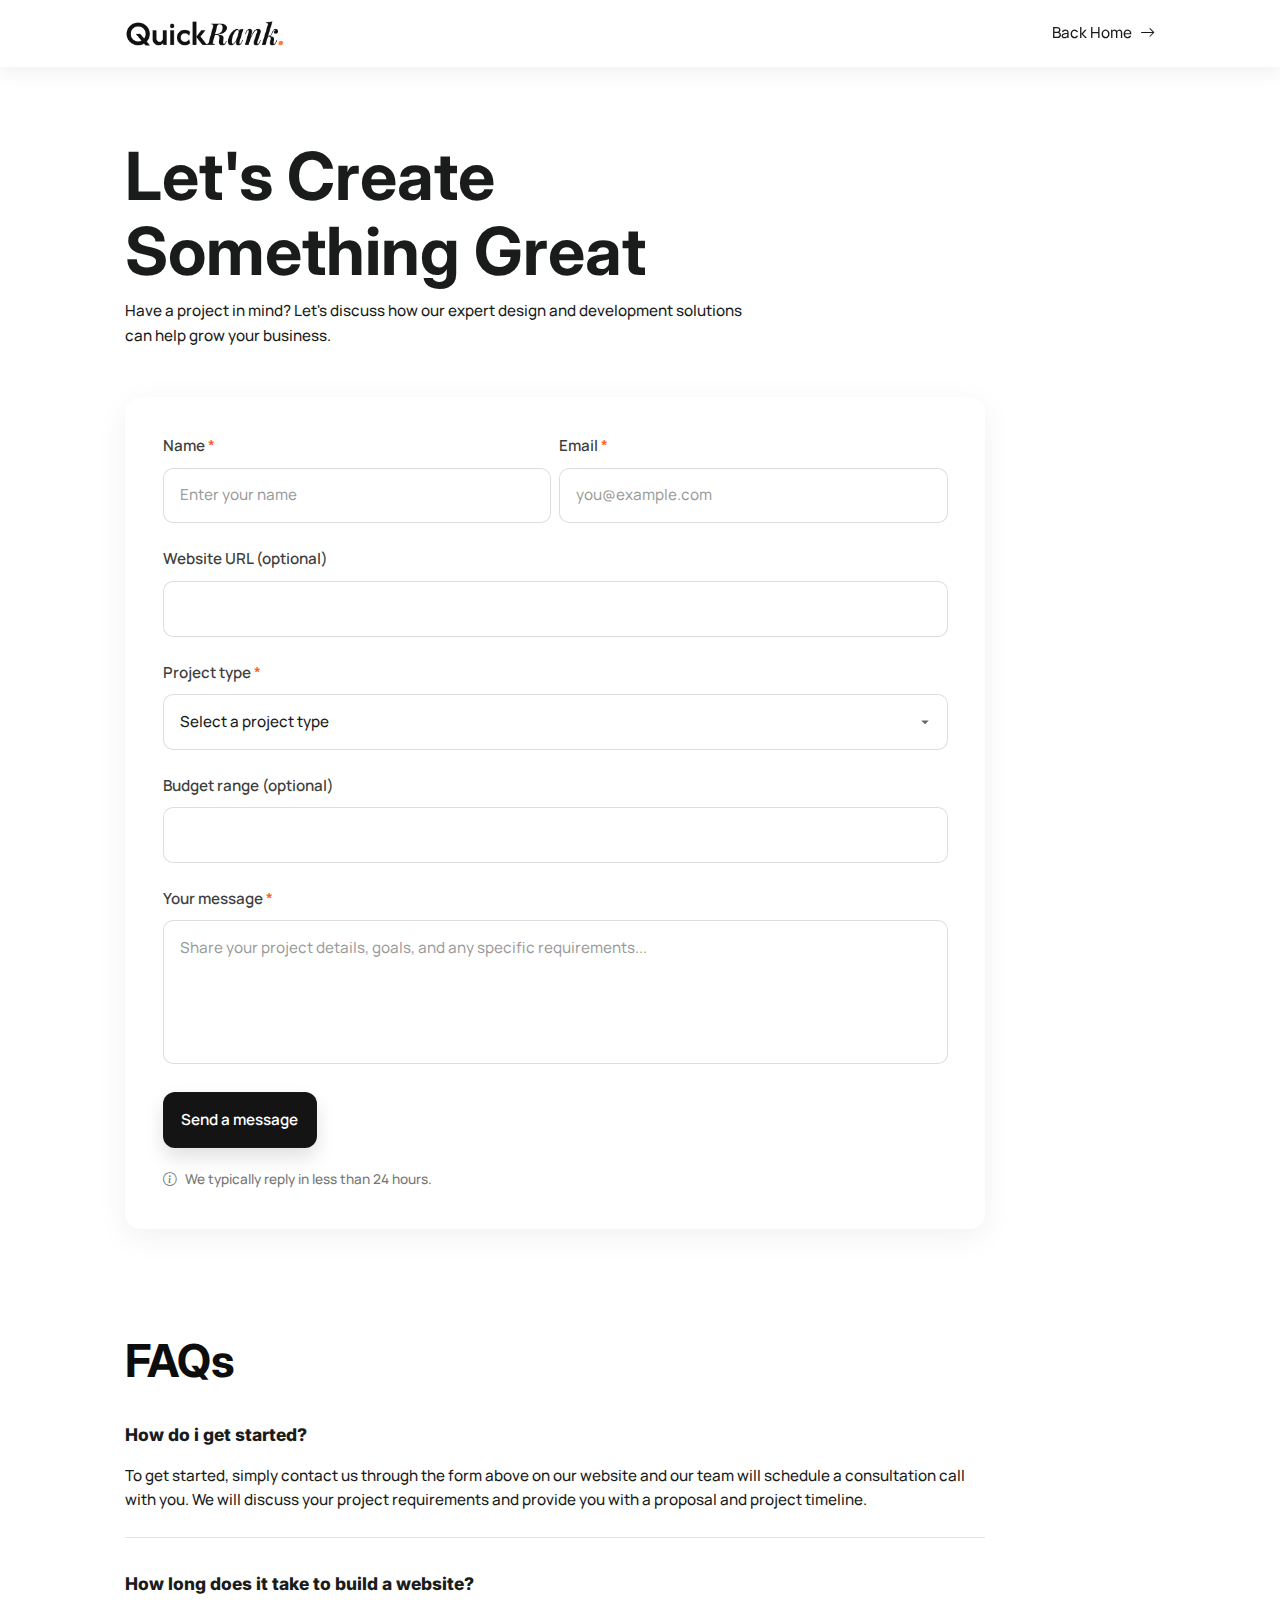
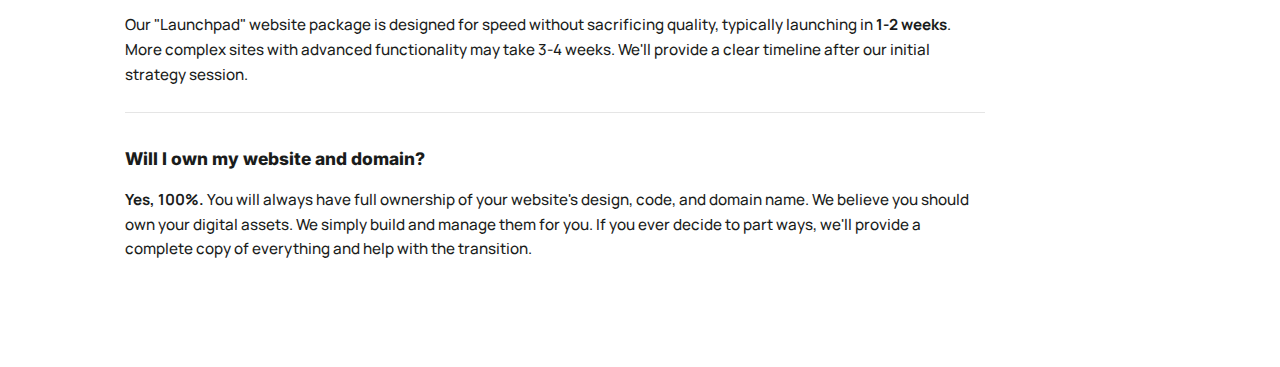
<file: contact.html>
<!DOCTYPE html>
<html lang="en">
<head>
  <meta charset="UTF-8">
  <meta name="viewport" content="width=device-width, initial-scale=1.0">

  <script type="application/ld+json">
  {
    "@context": "https://schema.org",
    "@type": "ContactPage",
    "name": "Contact QuickRank",
    "description": "Get in touch with QuickRank for expert design and development solutions",
    "url": "https://quickrank.org/contact",
    "mainEntity": {
      "@type": "Organization",
      "name": "QuickRank",
      "url": "https://quickrank.org/",
      "email": "support@quickrank.org",
      "contactPoint": {
        "@type": "ContactPoint",
        "email": "support@quickrank.org",
        "contactType": "customer service"
      }
    }
  }
  </script>


  <link rel="stylesheet" href="css/resets.css">
  <link rel="stylesheet" href="css/global.css">
  <link rel="stylesheet" href="css/contact.css">

  <!-- google fonts preconnect -->
  <link rel="preconnect" href="https://fonts.googleapis.com" crossorigin>
  <link rel="preconnect" href="https://fonts.gstatic.com" crossorigin>

  <!-- favicon -->
  <link rel="apple-touch-icon" sizes="180x180" href="assets/favicon/apple-touch-icon.png">
  <link rel="icon" type="image/png" sizes="32x32" href="assets/favicon/favicon-32x32.png">
  <link rel="icon" type="image/png" sizes="16x16" href="assets/favicon/favicon-16x16.png">
  <link rel="manifest" href="assets/favicon/site.webmanifest">

  <link rel="stylesheet" href="https://cdn.jsdelivr.net/npm/bootstrap-icons@1.13.1/font/bootstrap-icons.min.css">

  <link rel="canonical" href="https://quickrank.org/contact" />

  <title>Contact Us</title>

  <script src="//code.jivosite.com/widget/KUvOoEEnGZ" async></script>
</head>
<body>
  <header>
    <a href="https://quickrank.org/" title="QuickRank's Logo">
      <img src="assets/images/footer-logo.png" alt="QuickRank's Logo" class="logo">
    </a>

    <a href="https://quickrank.org/" class="back-btn">
      Back Home
      <i class="bi bi-arrow-right" aria-hidden="true"></i>
    </a>
  </header>

  <main>
    <section class="contact-section">
      <div class="contact-section-heading">
        <h1>
          Let's Create Something Great
        </h1>
        
        <p>
          Have a project in mind? Let's discuss how our expert design and development solutions can help grow your business.
        </p>
      </div>

      <form action="https://formspree.io/f/myzrjawz" method="post" class="contact-form">
        <div class="contact-field-intro">
          <div class="contact-field">
            <label for="name">Name
              <span class="required">*</span>
            </label>
          
            <input type="text" id="name" placeholder="Enter your name" name="name" required>
          </div>
          
          <div class="contact-field">
            <label for="email">Email
              <span class="required">*</span>
            </label>
          
            <input type="email" id="email" placeholder="you@example.com" name="email" required>
          </div>
        </div>

        <div class="contact-field">
          <label for="website-url">Website URL (optional)</label>
        
          <input type="text" name="website-url" id="website-url">
        </div>

        <div class="contact-field">
          <label for="project-type">Project type
            <span class="required">*</span>
          </label>
        
          <select name="project-type" id="project-type" required>
            <option value="">Select a project type</option>
            <option value="seo">SEO</option>
            <option value="email-marketing">Email Marketing</option>
            <option value="web-design">Web Design</option>
            <option value="web-development">Web Development</option>
            <option value="mobile-app-development">Mobile App Development</option>

            <!-- <option value="ppc">PPC</option> -->
            <!-- <option value="social-media">Social Media</option> -->
            <!-- <option value="content-marketing">Content Marketing</option> -->
          </select>
        </div>

        <div class="contact-field">
          <label for="budget">Budget range (optional)</label>

          <input type="text" name="budget" id="budget">
        </div>

        <div class="contact-field">
          <label for="message">Your message
            <span class="required">*</span>
          </label>

          <textarea id="message" name="message" placeholder="Share your project details, goals, and any specific requirements..." required></textarea>
        </div>

        <button type="submit">Send a message</button>

        <small>
          <i class="bi bi-info-circle"></i>
          We typically reply in less than 24 hours.
        </small>
      </form>
    </section>

    <section class="faq-section">
      <h2>FAQs</h2>

      <div class="faq-list">
        <div class="faq-item">
          <h3>How do i get started?</h3>
          <p>
            To get started, simply contact us through the form above on our website and our team will schedule a consultation
            call with you. We will discuss
            your project requirements and provide you with a proposal and project timeline.
          </p>
        </div>

        <div class="faq-item">
          <h3>How long does it take to build a website?</h3>
          <p>
            Our "Launchpad" website package is designed for speed without sacrificing quality, typically launching in
            <strong>1-2
              weeks</strong>. More complex sites with advanced functionality may take 3-4 weeks. We'll provide a clear
            timeline
            after our initial strategy session.
          </p>
        </div>

        <div class="faq-item">
          <h3>Will I own my website and domain?</h3>
          <p>
            <strong>Yes, 100%.</strong> You will always have full ownership of your website's design, code, and domain name. We
            believe you should own your digital assets. We simply build and manage them for you. If you ever decide to part ways,
            we'll provide a complete copy of everything and help with the transition.
          </p>
        </div>
      </div>
    </section>
  </main>
</body>
</html>
</file>
<file: css/global.css>
@import url('https://fonts.googleapis.com/css2?family=Afacad:ital,wght@0,400..700;1,400..700&family=Inter:ital,opsz,wght@0,14..32,100..900;1,14..32,100..900&family=Manrope:wght@200..800&family=Playfair+Display:ital,wght@0,400..900;1,400..900&display=swap');


:root {

  /* font family */
  --ff-heading: "Inter", serif;
  --ff-extra: "Afacad", sans-serif;
  --ff-cursive: "Playfair Display", serif;
  --ff-body: "Manrope", sans-serif;

  /* font weight */
  --fw-regular: 400;
  --fw-medium: 500;
  --fw-semi-bold: 600;
  --fw-bold: 700;
  --fw-semi-extra-bold: 800;
  --fw-extra-bold: 900;

  /* color */
  --clr-gray-lighter: #888680;
  --clr-gray-dark: #302f2c;
  --clr-gray-light: #3f4816;
  --clr-dark: #0D0D0D;
  --clr-text: #1a1c1b;
  --clr-text-light: rgba(255, 255, 255, .8);
  --clr-muted: #d3d3d3;
  --clr-white: #fff;
  --clr-accent-500: #ff5e1f;
  --clr-accent-400: #ff7737;
  --clr-accent-300: #ffa870;

  --clr-dark-rgb: 18, 18, 18;

  /* font size */
  --fs-1: clamp(0.95rem, 0.9324rem + 0.0751vw, 1rem);
  --fs-2: clamp(1.1rem, 1.0718rem + 0.1202vw, 1.18rem);
  --fs-3: clamp(1.25rem, 1.1796rem + 0.3005vw, 1.45rem);
  --fs-4: clamp(1.4rem, 1.2768rem + 0.5258vw, 1.75rem);
  --fs-5: clamp(1.65rem, 1.5268rem + 0.5258vw, 2rem);


  /* Padding */
  --pd-s: 1rem;
  --pd-1: 1.5rem;
  --pd-2: 2rem;
  --pd-3: 2.5rem;
  --pd-4: 3rem;
  --pd-5: 3.5rem;
  --pd-6: 4rem;
  --pd-7: 4.5rem;


  /* border radius */
  --br-s: .5rem;
  --br-1: 1rem;
  --br-2: 1.5rem;
  --br-3: 2rem;
  --br-4: 2.5rem;
  --br-5: 3rem;


  /* gap */
  --gap-s: .5rem;
  --gap-1: 1rem;
  --gap-2: 1.5rem;
  --gap-3: 2rem;
  --gap-4: 2.5rem;
  --gap-5: 3rem;
  --gap-6: 3.5rem;
  --gap-7: 4rem;


  /* Transition */
  --transition-1: all .35s ease;
  --transition-2: all .45s ease;
  --transition-3: all .55s ease;
}



/* ### LAZY LOADING ### */

/* Image Container Styles */
.image-wrapper {
  position: relative;
  overflow: hidden;
  background-color: #f8f9fa;
  width: 100%;
  height: 100%;
}

/* Instagram-style Shimmer Placeholder */
.image-placeholder {
  position: absolute;
  top: 0;
  left: 0;
  width: 100%;
  height: 100%;
  background: linear-gradient(90deg, #f0f0f0 0%, #f0f0f0 40%, #e0e0e0 50%, #f0f0f0 60%, #f0f0f0 100%);
  background-size: 200% 100%;
  display: flex;
  align-items: center;
  justify-content: center;
  z-index: 2;
  opacity: 1;
  transition: opacity .4s ease;
}

/* Shimmer overlay effect */
.shimmer-overlay {
  position: absolute;
  top: 0;
  left: -100%;
  width: 100%;
  height: 100%;
  background: linear-gradient(90deg,
      transparent 0%,
      rgba(255, 255, 255, .7) 50%,
      transparent 100%);
  animation: shimmer 1.8s infinite ease-in-out;
  transform: skewX(-15deg);
}

/* Shimmer animation */
@keyframes shimmer {
  0% {
    left: -100%;
  }

  100% {
    left: 100%;
  }
}

/* Lazy Image Styles */
.lazy-image {
  width: 100%;
  height: 100%;
  object-fit: cover;
  opacity: 0;
  transition: opacity .5s ease-in-out, transform .3s ease-out;
  position: relative;
  z-index: 1;
  transform: scale(1.05);
}

/* Image Loaded State */
.lazy-image.loaded {
  opacity: 1;
  transform: scale(1);
}

/* Hide placeholder when image is loaded */
.image-wrapper.loaded .image-placeholder {
  opacity: 0;
  pointer-events: none;
}

/* Fade-in animation for images coming into view */
.lazy-image.fade-in {
  animation: fadeInUp .6s ease-out forwards;
}

@keyframes fadeInUp {
  from {
    opacity: 0;
    transform: translateY(20px) scale(1.02);
  }

  to {
    opacity: 1;
    transform: translateY(0) scale(1);
  }
}

/* Error state */
.lazy-image.error {
  opacity: 1;
  background: #f8f9fa;
  display: flex;
  align-items: center;
  justify-content: center;
  color: #6c757d;
  font-size: 14px;
  transform: scale(1);
}

.lazy-image.error::after {
  content: "Image not loaded";
}



/* Global Styles */

body {
  color: var(--clr-text);
  font-family: var(--ff-body);
  font-weight: var(--fw-medium);
  font-size: .95rem;
  -webkit-font-smoothing: antialiased;
  -moz-osx-font-smoothing: grayscale;
}

.heading-highlight {
  color: rgba(255, 255, 255, .9);
  font-family: var(--ff-cursive);
  font-style: italic;
}

.heading-highlight-dark {
  color: var(--clr-text);
  font-family: var(--ff-cursive);
  font-style: italic;
}

/* Button Styles */
.btn-primary-light {
  background: var(--clr-white);
  /* border: 1px solid var(--clr-white); */
  border-radius: var(--br-s);
  color: var(--clr-text);
  padding: .7rem 1.2rem;
  /* font-size: clamp(0.8rem, 0.7648rem + 0.1502vw, 0.9rem); */
  font-weight: var(--fw-medium);
  cursor: pointer;
  display: flex;
  align-items: center;
  gap: var(--gap-s);
  transition: var(--transition-1);
}

.btn-primary-light:is(:hover, :focus, :active) {
  background: rgba(255 255 255 / .9);
  color: var(--clr-text);
}

.btn-primary-light i {
  color: var(--clr-text);
  transition: var(--transition-1);
}

.btn-primary-light:is(:hover, :focus, :active) i {
  color: var(--clr-text);
  transform: translate(5px);
}

.btn-secondary-light {
  background-color: rgba(255, 255, 255, .1);
  border: 1px solid rgba(255 255 255 / .25);
  border-radius: var(--br-s);
  color: var(--clr-white);
  padding: .7rem 1.2rem;
  /* font-size: clamp(0.8rem, 0.7648rem + 0.1502vw, 0.9rem); */
  font-weight: var(--fw-medium);
  cursor: pointer;
  display: flex;
  align-items: center;
  gap: var(--gap-s);
  transition: var(--transition-1);
}

.btn-secondary-light:is(:hover, :focus, :active) {
  background-color: rgba(255, 255, 255, .15);
  border: 1px solid rgba(255 255 255 / .3);
}

.scroll-up-btn {
  position: fixed;
  bottom: 10rem;
  right: 1rem;
  width: 3.1rem;
  height: 3.1rem;
  border-radius: 50%;
  background-color: #141414;
  border: 1px solid rgba(255 255 255 / .02);
  box-shadow: 0 .5rem 1rem rgba(0 0 0 / .3);
  color: var(--clr-white);
  display: flex;
  align-items: center;
  justify-content: center;
  cursor: pointer;
  opacity: 0;
  visibility: hidden;
  transition: opacity .4s, visibility .4s;
  z-index: 10;
}

.scroll-up-btn:is(:hover, :focus, :active) {
  background-color: var(--clr-dark);
}

.scroll-up-btn.show-scroll {
  opacity: 1;
  visibility: visible;
}

.scroll-up-btn i {
  color: var(--clr-white);
  font-size: 1.3rem;
  animation: scroll-up 1.8s infinite;
}

@keyframes scroll-up {
  0% {
    transform: translateY(1rem);
    opacity: 0;
  }

  50% {
    transform: translateY(0);
    opacity: 1;
  }

  100% {
    transform: translateY(-.7rem);
    opacity: 0;
  }
}
</file>
<file: css/contact.css>
header {
  background-color: var(--clr-white);
  box-shadow: 0 .5rem 1rem rgba(0 0 0 / .05);
  display: flex;
  justify-content: space-between;
  align-items: center;
  padding: clamp(1.2rem, 1.1648rem + 0.1502vw, 1.3rem)
          clamp(1.2rem, -1.5465rem + 11.7183vw, 9rem);
  position: sticky;
  top: 0;
  z-index: 999;
}

.logo {
  width: 10rem;
}

.back-btn {
  /* border-bottom: 1.2px solid var(--clr-text); */
  color: var(--clr-text);
  display: flex;
  align-items: center;
  gap: var(--gap-s);
}

.contact-section {
  display: flex;
  flex-direction: column;
  gap: var(--gap-5);
  margin-block: 4.5rem clamp(4rem, 2.9437rem + 4.5070vw, 7rem);
  padding-inline: clamp(1.2rem, -1.5465rem + 11.7183vw, 9rem);
}

.contact-section-heading {
  max-width: 40rem;
}

.contact-section-heading h1 {
  color: var(--clr-text);
  font-family: var(--ff-heading);
  font-size: clamp(2.1rem, 1.2549rem + 3.6056vw, 4.5rem);
  margin-bottom: .55rem;
}

/* Contact Form */
.contact-form {
  width: 100%;
  max-width: 860px;
  background: var(--clr-white);
  border: 1.5px solid rgba(var(--clr-dark-rgb) / .06);
  border-radius: var(--br-1);
  box-shadow: 0 .5rem 2rem rgba(0 0 0 / .06);
  padding: clamp(1.5rem, 1.1479rem + 1.5023vw, 2.5rem);
}

.contact-field-intro {
  display: grid;
  grid-template-columns: 1fr 1fr;
  gap: var(--gap-s);
}

@media (max-width: 640px) {
  .contact-field-intro { grid-template-columns: 1fr; }
}

.contact-field {
  display: flex;
  flex-direction: column;
  gap: .55rem;
  margin-bottom: var(--gap-2);
}

.contact-form label {
  color: rgba(26 28 27 / .85);
  font-weight: var(--fw-semi-bold);
  font-size: .95rem;
}

.required { 
  color: var(--clr-accent-500); 
}

.contact-form input,
.contact-form select,
.contact-form textarea {
  appearance: none;
  width: 100%;
  padding: .9rem 1rem;
  /* border: 1px solid rgba(var(--clr-dark-rgb) / .12); */
  border: 1px solid rgba(0 0 0 / .13);
  border-radius: 10px;
  background: #fff;
  color: var(--clr-text);
  transition: border-color .2s ease, box-shadow .2s ease, background-color .2s ease;
}

.contact-form input::placeholder,
.contact-form textarea::placeholder { color: rgba(26 28 27 / .45); }

.contact-form input:hover,
.contact-form select:hover,
.contact-form textarea:hover {
  /* border-color: rgba(var(--clr-dark-rgb) / .18); */
}

.contact-form input:focus,
.contact-form select:focus,
.contact-form textarea:focus {
  outline: none;
  border-color: rgba(255 94 31 / .6); /* accent */
  box-shadow: 0 0 0 .25rem rgba(255 94 31 / .12);
}

/* Select custom arrow */
.contact-form select {
  background-image: url("data:image/svg+xml,%3Csvg xmlns='http://www.w3.org/2000/svg' width='20' height='20' fill='none' viewBox='0 0 24 24'%3E%3Cpath fill='%23666' d='M7 10l5 5 5-5H7z'/%3E%3C/svg%3E");
  background-repeat: no-repeat;
  background-position: right .8rem center;
  background-size: 18px 18px;
  padding-right: 2.4rem;
}

.contact-form textarea {
  min-height: 9rem;
  resize: none;
}

/* Helper text (if used) */
.form-hint {
  color: rgba(26 28 27 / .65);
  font-size: .85rem;
}

/* Validation states (native) */
.contact-form :is(input, select, textarea):invalid:focus {
  border-color: #d93025;
  box-shadow: 0 0 0 .25rem rgba(217 48 37 / .12);
}

/* Submit button */
.contact-form button[type="submit"] {
  margin-top: .25rem;
  background: #141414;
  color: var(--clr-white);
  border: 1px solid rgba(255 255 255 / .02);
  border-radius: 12px;
  padding: .9rem 1.1rem;
  font-weight: var(--fw-semi-bold);
  cursor: pointer;
  transition: transform .12s ease, box-shadow .2s ease, background-color .2s ease;
  box-shadow: 0 .6rem 1.2rem rgba(0 0 0 / .12);
}

.contact-form button[type="submit"]:hover {
  transform: translateY(-1px);
  background: #0f0f0f;
}

.contact-form button[type="submit"]:focus-visible {
  outline: none;
  box-shadow: 0 0 0 .25rem rgba(255 94 31 / .18), 0 .6rem 1.2rem rgba(0 0 0 / .12);
}

.contact-form small {
  color: #767676;
  display: block;
  font-size: .85rem;
  margin-top: 1.25rem;
}

.contact-form small i {
  margin-right: .3rem;
}

.faq-section {
  display: flex;
  flex-direction: column;
  gap: var(--gap-3);
  margin-block: clamp(4rem, 2.9437rem + 4.5070vw, 7rem);
  padding-inline: clamp(1.2rem, -1.5465rem + 11.7183vw, 9rem);
}

.faq-section h2 {
  color: var(--clr-dark);
  font-family: var(--ff-heading);
  font-size: clamp(1.9rem, 1.5127rem + 1.6526vw, 3rem);
}

.faq-list {
  max-width: 860px;
  display: flex;
  flex-direction: column;
  gap: var(--gap-3);
}

.faq-item {
  border-bottom: 1.5px solid rgba(0 0 0 / .1);
  display: flex;
  flex-direction: column;
  gap: var(--gap-1);
  padding-bottom: 1.5rem;
}

.faq-item:last-child { 
  border-bottom: none; 
  padding-bottom: 0;
}

.faq-item h3 {
  font-weight: var(--fw-semi-extra-bold);
  font-family: var(--ff-heading);
  font-size: clamp(1.05rem, 1.0324rem + 0.0751vw, 1.1rem);
}
</file>
<file: css/resets.css>
*,
*::before,
*::after {
   box-sizing: border-box;
   margin: 0;
   padding: 0;
}

* {
   line-height: calc(1em + .6rem);
}

/* Remove default margin */
body,
h1,
h2,
h3,
h4,
p,
figure,
blockquote,
dl,
dd {
   margin: 0;
   padding: 0;
}

/* Remove list styles on ul, ol elements with a list role, which suggests default styling will be removed */
ul[role='list'],
ol[role='list'] {
   list-style: none;
}

/* Set core root defaults */
html:focus-within,
html {
   scroll-behavior: smooth;
}

/* Set core body defaults */
body {
   min-height: 100vh;
   text-rendering: optimizeSpeed;
}

/* A elements that don't have a class get default styles */
a:not([class]) {
   text-decoration-skip-ink: auto;
}

a {
   text-decoration: none;
}

/* Make images easier to work with */
img,
picture,
svg {
   max-width: 100%;
   height: auto;
   display: block;
   -webkit-user-select: none;
   user-select: none;
   pointer-events: none;
}

/* Inherit fonts for inputs and buttons */
input,
button,
textarea,
select {
   font: inherit;
}

/* Remove all animations, transitions and smooth scroll for people that prefer not to see them */
/* @media (prefers-reduced-motion: reduce) {
   html:focus-within {
      scroll-behavior: auto;
   }

   *,
   *::before,
   *::after {
      animation-duration: 0.01ms !important;
      animation-iteration-count: 1 !important;
      transition-duration: 0.01ms !important;
      scroll-behavior: auto !important;
   }
} */
</file>
